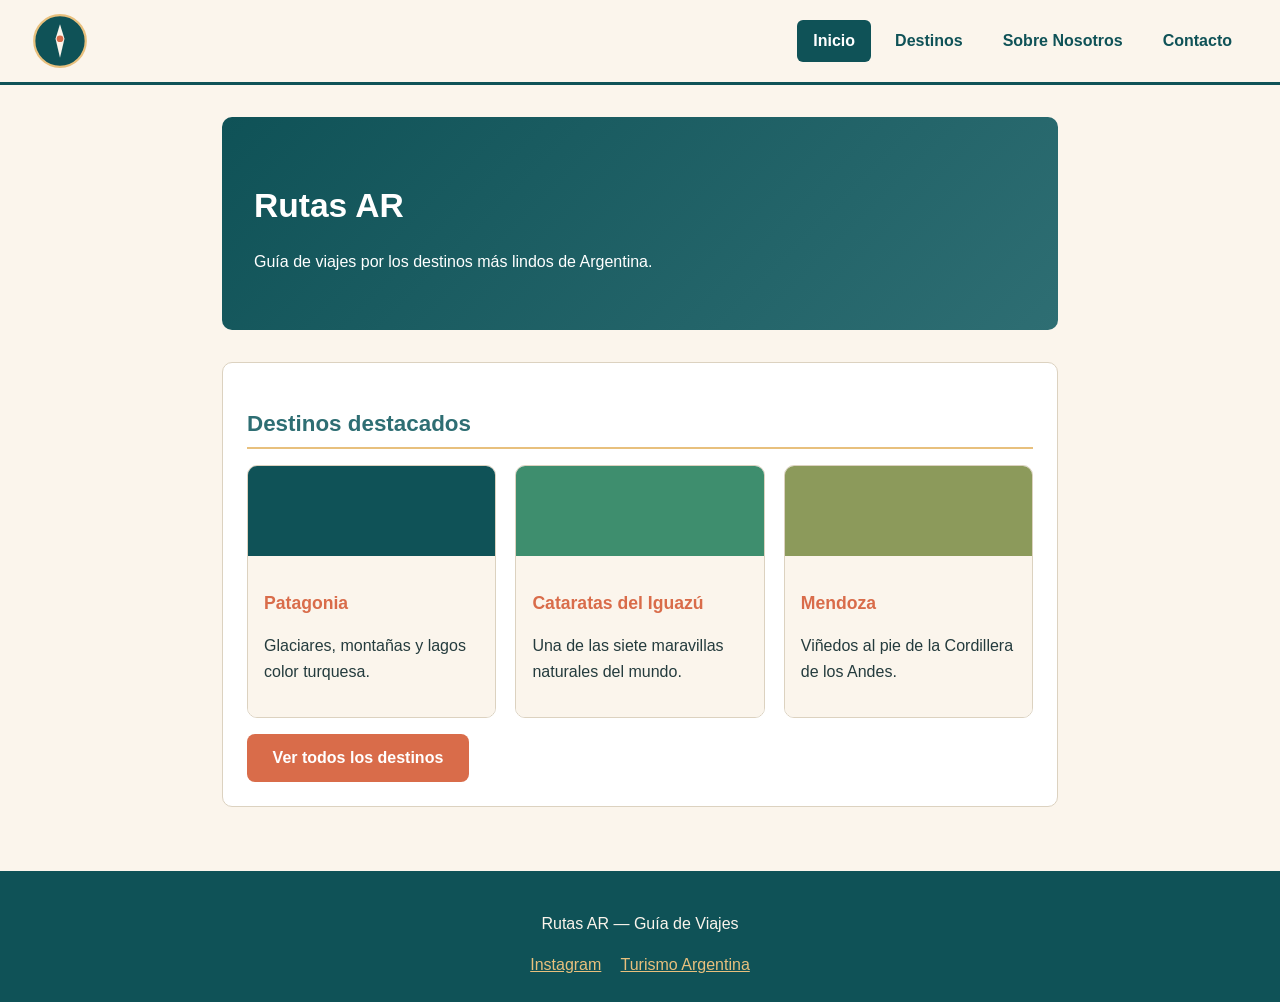
<file: index.html>
<!DOCTYPE html>
<html lang="es">
<head>
  <meta charset="UTF-8">
  <meta name="viewport" content="width=device-width, initial-scale=1.0">
  <title>Rutas AR — Guía de Viajes por Argentina</title>
  <link rel="stylesheet" href="estilos.css">
</head>
<body>

  <header>
    <a href="index.html" class="logo-link" aria-label="Ir al inicio">
      <img src="logo.svg" alt="Logo de Rutas AR">
    </a>
    <nav>
      <ul>
        <li><a href="index.html" class="activo">Inicio</a></li>
        <li><a href="destinos.html">Destinos</a></li>
        <li><a href="sobre-nosotros.html">Sobre Nosotros</a></li>
        <li><a href="contacto.html">Contacto</a></li>
      </ul>
    </nav>
  </header>

  <main>
    <div class="hero">
      <h1>Rutas AR</h1>
      <p>Guía de viajes por los destinos más lindos de Argentina.</p>
    </div>

    <section>
      <h2>Destinos destacados</h2>
      <div class="grid-destinos">
        <div class="tarjeta">
          <div class="tarjeta-color bg-1"></div>
          <div class="tarjeta-contenido">
            <h3>Patagonia</h3>
            <p>Glaciares, montañas y lagos color turquesa.</p>
          </div>
        </div>
        <div class="tarjeta">
          <div class="tarjeta-color bg-2"></div>
          <div class="tarjeta-contenido">
            <h3>Cataratas del Iguazú</h3>
            <p>Una de las siete maravillas naturales del mundo.</p>
          </div>
        </div>
        <div class="tarjeta">
          <div class="tarjeta-color bg-3"></div>
          <div class="tarjeta-contenido">
            <h3>Mendoza</h3>
            <p>Viñedos al pie de la Cordillera de los Andes.</p>
          </div>
        </div>
      </div>
      <a href="destinos.html" class="boton">Ver todos los destinos</a>
    </section>
  </main>

  <footer>
    <p>Rutas AR — Guía de Viajes</p>
    <div class="redes">
      <a href="https://www.instagram.com" target="_blank" rel="noopener noreferrer">Instagram</a>
      <a href="https://www.argentina.travel" target="_blank" rel="noopener noreferrer">Turismo Argentina</a>
    </div>
  </footer>

</body>
</html>
</file>
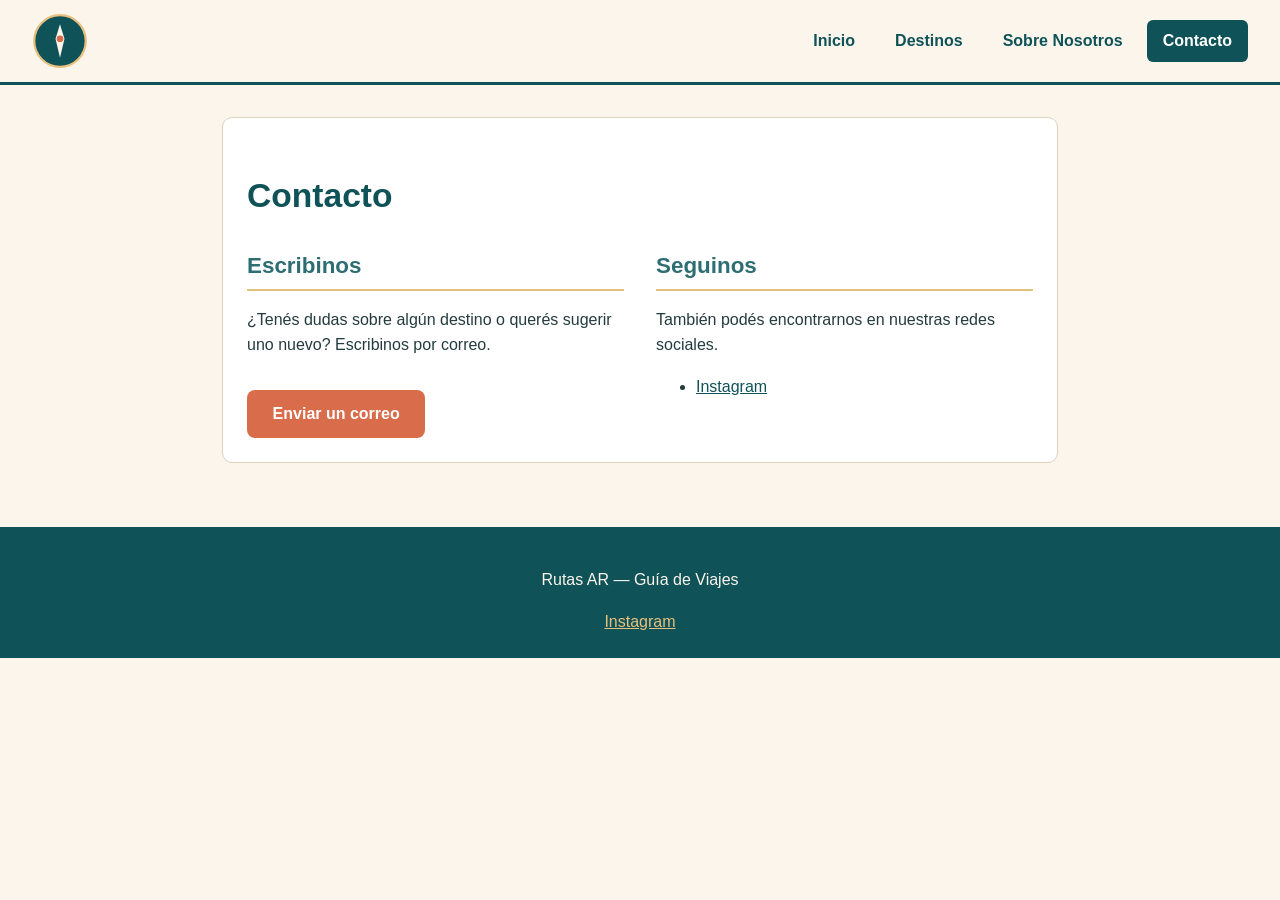
<file: contacto.html>
<!DOCTYPE html>
<html lang="es">
<head>
  <meta charset="UTF-8">
  <meta name="viewport" content="width=device-width, initial-scale=1.0">
  <title>Contacto — Rutas AR</title>
  <link rel="stylesheet" href="estilos.css">
</head>
<body>

  <header>
    <a href="index.html" class="logo-link" aria-label="Ir al inicio">
      <img src="logo.svg" alt="Logo de Rutas AR">
    </a>
    <nav>
      <ul>
        <li><a href="index.html">Inicio</a></li>
        <li><a href="destinos.html">Destinos</a></li>
        <li><a href="sobre-nosotros.html">Sobre Nosotros</a></li>
        <li><a href="contacto.html" class="activo">Contacto</a></li>
      </ul>
    </nav>
  </header>

  <main>
    <section>
      <h1>Contacto</h1>
      <div class="contacto-info">
        <div>
          <h2>Escribinos</h2>
          <p>¿Tenés dudas sobre algún destino o querés sugerir uno nuevo? Escribinos por correo.</p>
          <a href="mailto:contacto@rutasar.com?subject=Consulta%20desde%20el%20sitio" class="boton">Enviar un correo</a>
        </div>
        <div>
          <h2>Seguinos</h2>
          <p>También podés encontrarnos en nuestras redes sociales.</p>
          <ul>
            <li><a href="https://www.instagram.com" target="_blank" rel="noopener noreferrer">Instagram</a></li>
           
          </ul>
        </div>
      </div>
    </section>
  </main>

  <footer>
    <p>Rutas AR — Guía de Viajes</p>
    <div class="redes">
      <a href="https://www.instagram.com" target="_blank" rel="noopener noreferrer">Instagram</a>
    
    </div>
  </footer>

</body>
</html>
</file>
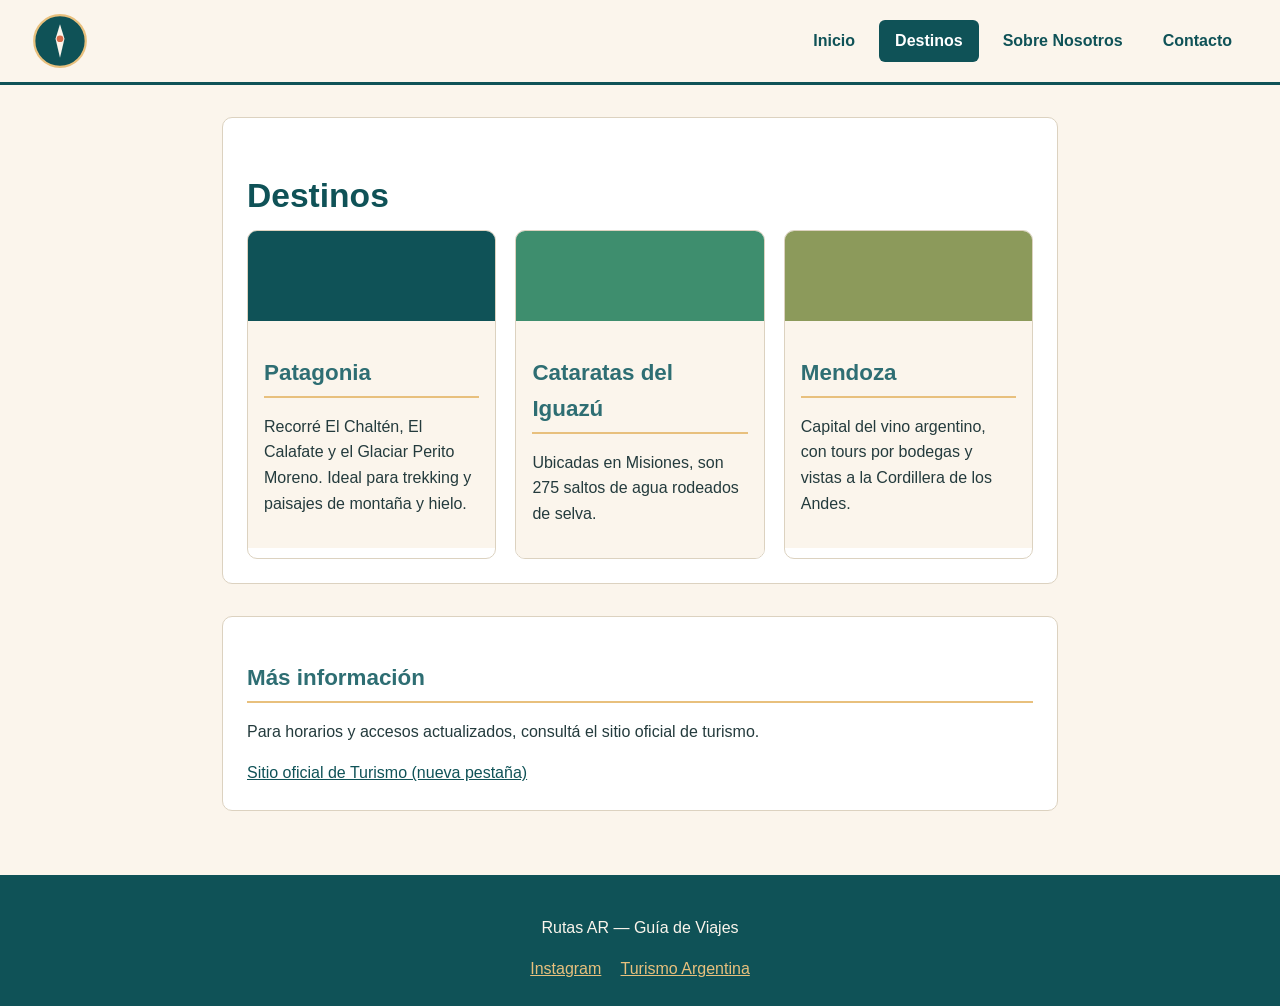
<file: destinos.html>
<!DOCTYPE html>
<html lang="es">
<head>
  <meta charset="UTF-8">
  <meta name="viewport" content="width=device-width, initial-scale=1.0">
  <title>Destinos — Rutas AR</title>
  <link rel="stylesheet" href="estilos.css">
</head>
<body>

  <header>
    <a href="index.html" class="logo-link" aria-label="Ir al inicio">
      <img src="logo.svg" alt="Logo de Rutas AR">
    </a>
    <nav>
      <ul>
        <li><a href="index.html">Inicio</a></li>
        <li><a href="destinos.html" class="activo">Destinos</a></li>
        <li><a href="sobre-nosotros.html">Sobre Nosotros</a></li>
        <li><a href="contacto.html">Contacto</a></li>
      </ul>
    </nav>
  </header>

  <main>
    <section>
      <h1>Destinos</h1>
      <div class="grid-destinos">
        <div class="tarjeta">
          <div class="tarjeta-color bg-1"></div>
          <div class="tarjeta-contenido">
            <h2>Patagonia</h2>
            <p>Recorré El Chaltén, El Calafate y el Glaciar Perito Moreno. Ideal para trekking y paisajes de montaña y hielo.</p>
          </div>
        </div>
        <div class="tarjeta">
          <div class="tarjeta-color bg-2"></div>
          <div class="tarjeta-contenido">
            <h2>Cataratas del Iguazú</h2>
            <p>Ubicadas en Misiones, son 275 saltos de agua rodeados de selva.</p>
          </div>
        </div>
        <div class="tarjeta">
          <div class="tarjeta-color bg-3"></div>
          <div class="tarjeta-contenido">
            <h2>Mendoza</h2>
            <p>Capital del vino argentino, con tours por bodegas y vistas a la Cordillera de los Andes.</p>
          </div>
        </div>
      </div>
    </section>

    <section>
      <h2>Más información</h2>
      <p>Para horarios y accesos actualizados, consultá el sitio oficial de turismo.</p>
      <a href="https://www.argentina.gob.ar/turismo" target="_blank" rel="noopener noreferrer">Sitio oficial de Turismo (nueva pestaña)</a>
    </section>
  </main>

  <footer>
    <p>Rutas AR — Guía de Viajes</p>
    <div class="redes">
      <a href="https://www.instagram.com" target="_blank" rel="noopener noreferrer">Instagram</a>
      <a href="https://www.argentina.travel" target="_blank" rel="noopener noreferrer">Turismo Argentina</a>
    </div>
  </footer>

</body>
</html>
</file>
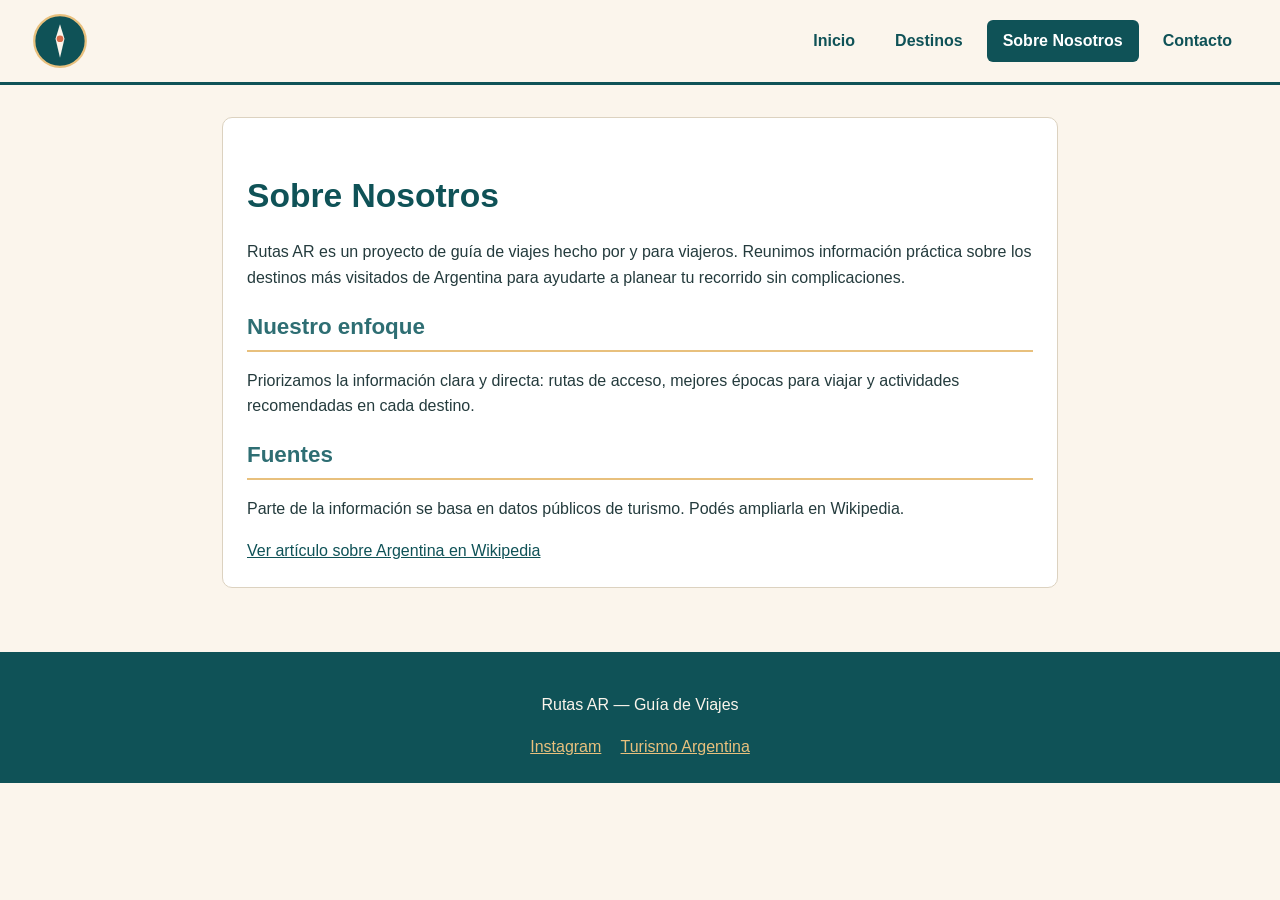
<file: sobre-nosotros.html>
<!DOCTYPE html>
<html lang="es">
<head>
  <meta charset="UTF-8">
  <meta name="viewport" content="width=device-width, initial-scale=1.0">
  <title>Sobre Nosotros — Rutas AR</title>
  <link rel="stylesheet" href="estilos.css">
</head>
<body>

  <header>
    <a href="index.html" class="logo-link" aria-label="Ir al inicio">
      <img src="logo.svg" alt="Logo de Rutas AR">
    </a>
    <nav>
      <ul>
        <li><a href="index.html">Inicio</a></li>
        <li><a href="destinos.html">Destinos</a></li>
        <li><a href="sobre-nosotros.html" class="activo">Sobre Nosotros</a></li>
        <li><a href="contacto.html">Contacto</a></li>
      </ul>
    </nav>
  </header>

  <main>
    <section>
      <h1>Sobre Nosotros</h1>
      <p>Rutas AR es un proyecto de guía de viajes hecho por y para viajeros. Reunimos información práctica sobre los destinos más visitados de Argentina para ayudarte a planear tu recorrido sin complicaciones.</p>

      <h2>Nuestro enfoque</h2>
      <p>Priorizamos la información clara y directa: rutas de acceso, mejores épocas para viajar y actividades recomendadas en cada destino.</p>

      <h2>Fuentes</h2>
      <p>Parte de la información se basa en datos públicos de turismo. Podés ampliarla en Wikipedia.</p>
      <a href="https://es.wikipedia.org/wiki/Argentina" target="_blank" rel="noopener noreferrer">Ver artículo sobre Argentina en Wikipedia</a>
    </section>
  </main>

  <footer>
    <p>Rutas AR — Guía de Viajes</p>
    <div class="redes">
      <a href="https://www.instagram.com" target="_blank" rel="noopener noreferrer">Instagram</a>
      <a href="https://www.argentina.travel" target="_blank" rel="noopener noreferrer">Turismo Argentina</a>
    </div>
  </footer>

</body>
</html>
</file>
<file: estilos.css>
/* =========================================
   RUTAS AR — Guía de Viajes (versión simple)
   ========================================= */
:root {
  --color-primario: #0F5257;
  --color-primario-claro: #2E6E73;
  --color-acento: #D96C4A;
  --color-secundario: #E8C07D;
  --color-fondo: #FBF5EC;
  --color-texto: #243B3D;
  --color-visitado: hsl(174, 20%, 45%);
}

* { box-sizing: border-box; }

body {
  margin: 0;
  font-family: "Segoe UI", Verdana, sans-serif;
  color: var(--color-texto);
  background-color: var(--color-fondo);
  line-height: 1.6;
}

img { max-width: 100%; display: block; }

/* ---------- Encabezado y menú (igual en todas las páginas) ---------- */
header {
  background-color: var(--color-fondo);
  border-bottom: 3px solid var(--color-primario);
  padding: 0.8rem 2rem;
  display: flex;
  align-items: center;
  justify-content: space-between;
  flex-wrap: wrap;
}

.logo-link img { width: 56px; height: 56px; }

nav ul {
  list-style: none;
  display: flex;
  gap: 0.5rem;
  margin: 0;
  padding: 0;
  flex-wrap: wrap;
}

nav a {
  display: inline-block;
  padding: 0.5rem 1rem;
  border-radius: 6px;
  font-weight: 600;
}

nav a:link, nav a:visited {
  color: var(--color-primario);
  text-decoration: none;
}

nav a:hover {
  background-color: var(--color-secundario);
  color: var(--color-texto);
  text-decoration: underline;
}

nav a:active {
  background-color: var(--color-acento);
  color: #fff;
}

/* "Usted está aquí" */
nav a.activo {
  background-color: var(--color-primario);
  color: #fff !important;
}

/* ---------- Enlaces generales ---------- */
a:link { color: var(--color-primario); }
a:visited { color: var(--color-visitado); }
a:hover { color: var(--color-acento); text-decoration: underline; }
a:active { color: #A8422A; }

/* Botón simulado */
.boton {
  display: inline-block;
  padding: 0.7rem 1.6rem;
  margin-top: 1rem;
  background-color: var(--color-acento);
  color: #ffffff !important;
  border-radius: 8px;
  text-decoration: none !important;
  font-weight: bold;
}

.boton:hover { background-color: #C25836; }
.boton:active { background-color: #9A4127; }

/* ---------- Estructura ---------- */
main {
  max-width: 900px;
  margin: 0 auto;
  padding: 2rem;
}

section {
  margin-bottom: 2rem;
  padding: 1.5rem;
  border: 1px solid #dcd2c0;
  border-radius: 10px;
  background-color: #ffffff;
}

h1 { font-size: 2.1rem; color: var(--color-primario); margin-bottom: 0.4rem; }
h2 {
  font-size: 1.4rem;
  color: var(--color-primario-claro);
  border-bottom: 2px solid var(--color-secundario);
  padding-bottom: 0.3rem;
  margin-bottom: 1rem;
}
h3 { font-size: 1.1rem; color: var(--color-acento); margin-bottom: 0.3rem; }

.hero {
  background: linear-gradient(135deg, var(--color-primario), var(--color-primario-claro));
  color: #fff;
  border-radius: 10px;
  padding: 2.5rem 2rem;
  margin-bottom: 2rem;
}

.hero h1 { color: #fff; }

/* Tarjetas de destinos (sin imágenes, con color) */
.grid-destinos {
  display: grid;
  grid-template-columns: repeat(auto-fit, minmax(240px, 1fr));
  gap: 1.2rem;
}

.tarjeta {
  border-radius: 10px;
  overflow: hidden;
  border: 1px solid #dcd2c0;
}

.tarjeta-color {
  height: 90px;
}

.tarjeta-contenido { padding: 1rem; background-color: var(--color-fondo); }

.bg-1 { background-color: #0F5257; }
.bg-2 { background-color: #3E8E6E; }
.bg-3 { background-color: #8C9A5B; }

/* ---------- Pie de página ---------- */
footer {
  background-color: var(--color-primario);
  color: var(--color-fondo);
  padding: 1.5rem 2rem;
  text-align: center;
}

footer a:link, footer a:visited { color: var(--color-secundario); }
footer a:hover { color: #ffffff; }

.redes {
  display: flex;
  justify-content: center;
  gap: 1.2rem;
  margin-top: 0.6rem;
  flex-wrap: wrap;
}

.contacto-info { display: flex; gap: 2rem; flex-wrap: wrap; }
.contacto-info > div { flex: 1; min-width: 220px; }

@media (max-width: 640px) {
  header { flex-direction: column; align-items: flex-start; }
}
</file>
